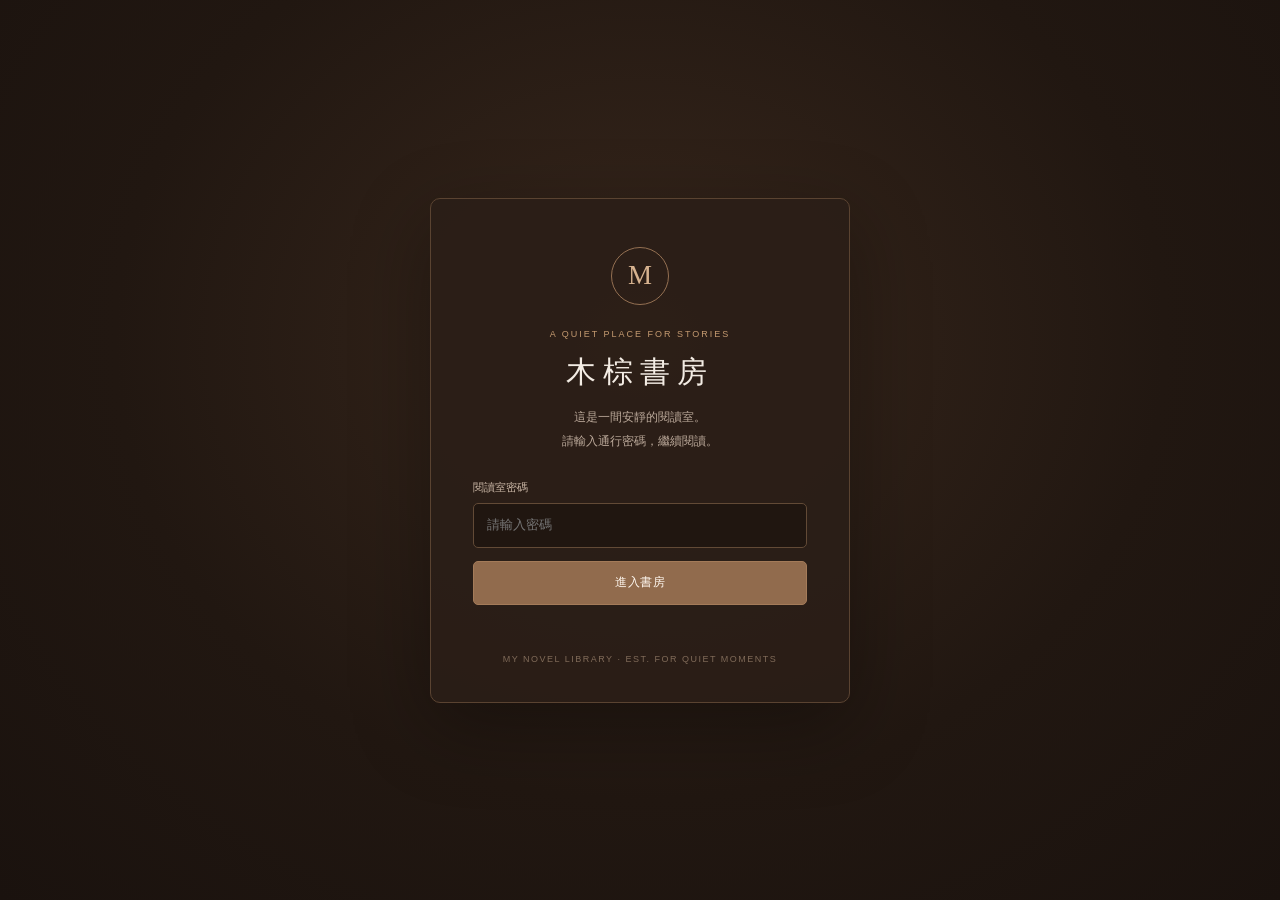
<file: index.html>
<!DOCTYPE html>
<html lang="zh-Hant">
<head>
  <meta charset="UTF-8"><meta name="viewport" content="width=device-width, initial-scale=1.0">
  <meta name="theme-color" content="#211711"><meta name="description" content="木棕書房｜共用 TXT 小說閱讀室">
  <title>木棕書房｜My Novel Library</title><link rel="stylesheet" href="css/style.css">
</head>
<body>
  <section class="login-screen" id="loginScreen">
    <div class="login-card">
      <div class="login-mark">M</div><span class="eyebrow">A QUIET PLACE FOR STORIES</span>
      <h1>木棕書房</h1><p>這是一間安靜的閱讀室。<br>請輸入通行密碼，繼續閱讀。</p>
      <form id="loginForm" class="login-form">
        <label for="passwordInput">閱讀室密碼</label>
        <input id="passwordInput" type="password" placeholder="請輸入密碼" autocomplete="current-password" required>
        <button class="primary-button login-button" type="submit">進入書房</button>
        <div class="login-error" id="loginError" role="alert"></div>
      </form>
      <small>MY NOVEL LIBRARY · EST. FOR QUIET MOMENTS</small>
    </div>
  </section>

  <div id="appRoot" class="hidden">
    <header class="topbar">
      <button class="mobile-menu icon-button" id="mobileMenu" aria-label="開啟或收合藏書目錄" title="藏書目錄">☰</button>
      <a class="brand" href="#" aria-label="回到書庫首頁"><span class="brand-mark">M</span><span><strong>木棕書房</strong><small>MY NOVEL LIBRARY</small></span></a>
      <div class="top-actions"><span class="local-indicator"><i></i> 共用書庫</span><a class="manage-link" href="admin.html">＋ 新增小說</a><button class="icon-button" id="lockBtn" title="離開並鎖定書房" aria-label="鎖定書房">↪</button></div>
    </header>
    <div class="app-shell">
      <aside class="sidebar" id="sidebar">
        <div class="sidebar-heading"><div><span class="eyebrow">SHARED COLLECTION</span><h2>藏書目錄</h2></div><span class="book-count" id="bookCount">0 本</span></div>
        <label class="search-box"><span>⌕</span><input id="searchInput" type="search" placeholder="搜尋小說名稱…" autocomplete="off"></label>
        <div class="filter-row"><button class="filter active" data-filter="all">全部</button><button class="filter" data-filter="recent">最近閱讀</button><button class="filter" data-filter="favorite">我的收藏</button></div>
        <div class="library-list" id="libraryList"><div class="empty-library"><div class="empty-icon">▤</div><p>正在整理書架…</p></div></div>
        <div class="sidebar-bottom"><div class="privacy-note"><span>▣</span><div><strong>大家共用同一份書庫</strong><small>小說由管理者更新；收藏與閱讀進度保存在各自的瀏覽器。</small></div></div><div class="sidebar-footnote">閱讀愉快，請尊重作品著作權。</div></div>
      </aside>
      <main class="main-area">
        <section class="welcome-panel" id="welcomePanel"><div class="welcome-decoration">READ<br>AT YOUR<br>OWN PACE.</div><div class="welcome-content"><span class="eyebrow">A QUIET PLACE FOR STORIES</span><h1>留一盞燈，<br>給正在閱讀的你。</h1><p>挑一本喜歡的故事，<br>在自己的步調裡慢慢讀。</p><small class="welcome-hint">木棕書房 · 共用閱讀室</small></div></section>
        <section class="reader hidden" id="reader">
          <div class="reader-topline"><div class="breadcrumbs"><span>木棕書房</span><b>/</b><span id="breadcrumbTitle">小說</span></div><div class="reader-actions"><button class="icon-button" id="favoriteBtn" title="加入收藏">♡</button></div></div>
          <div class="reader-toolbar" id="readerToolbar" aria-label="閱讀設定面板"><span class="toolbar-caption">閱讀設定</span><div class="toolbar-group"><span>字體</span><button id="fontDown" aria-label="縮小字體">−</button><strong id="fontValue">19 px</strong><button id="fontUp" aria-label="放大字體">＋</button></div><div class="toolbar-group"><span>行距</span><button id="lineDown" aria-label="縮小行距">−</button><strong id="lineValue">2.1</strong><button id="lineUp" aria-label="增加行距">＋</button></div><label class="toolbar-encoding" for="encodingSelect">編碼<select id="encodingSelect" class="encoding-select"><option value="auto">自動辨識</option><option value="utf-8">UTF-8</option><option value="big5">Big5</option><option value="gb18030">GB18030／GBK</option><option value="utf-16le">UTF-16 LE</option><option value="utf-16be">UTF-16 BE</option></select></label><div class="toolbar-themes" aria-label="閱讀主題"><button class="theme-swatch selected" data-theme="coffee" aria-label="深咖啡"></button><button class="theme-swatch" data-theme="black" aria-label="純黑"></button><button class="theme-swatch" data-theme="paper" aria-label="米白"></button></div></div>
          <div class="reader-heading"><span class="eyebrow" id="bookMeta">NOW READING</span><h1 id="readerTitle">小說標題</h1></div>
          <div class="reading-progress"><div id="progressBar"></div></div>
          <section class="bookmark-tools" aria-label="閱讀書籤">
            <div class="bookmark-actions">
              <button class="secondary-button" id="saveBookmarkBtn" type="button">＋ 收藏目前段落</button>
              <button class="secondary-button" id="toggleBookmarksBtn" type="button" aria-expanded="false">▤ 我的書籤 <span id="bookmarkCount">0</span></button>
            </div>
            <div class="bookmark-panel hidden" id="bookmarkPanel">
              <div class="bookmark-panel-heading"><strong>我的書籤</strong><small>點選項目即可跳轉</small></div>
              <div id="bookmarkList" class="bookmark-list"></div>
            </div>
          </section>
          <div class="reader-body"><nav class="chapter-nav" id="chapterNav"><span class="chapter-label">章節導覽</span><div id="chapterList"><small>尚未辨識章節</small></div></nav><article class="novel-content" id="novelContent"></article></div>
          <div class="reader-footer"><span id="progressText">閱讀進度 0%</span><span>木棕書房 · 慢慢讀</span></div>
        </section>
      </main>
    </div>
    <button class="settings-fab" id="settingsToggle" type="button" aria-label="開啟閱讀設定" aria-expanded="false" title="閱讀設定">Aa</button>
  </div>
  <div class="page-jump-controls" id="pageJumpControls" aria-label="頁面快速跳轉"><button id="backToTop" title="前往最上方" aria-label="前往最上方">↑</button><button id="backToBottom" title="前往最末端" aria-label="前往最末端">↓</button></div>
  <div class="toast" id="toast" role="status"></div>
  <script src="js/config.js"></script><script src="js/app.js"></script>
</body></html>
</file>
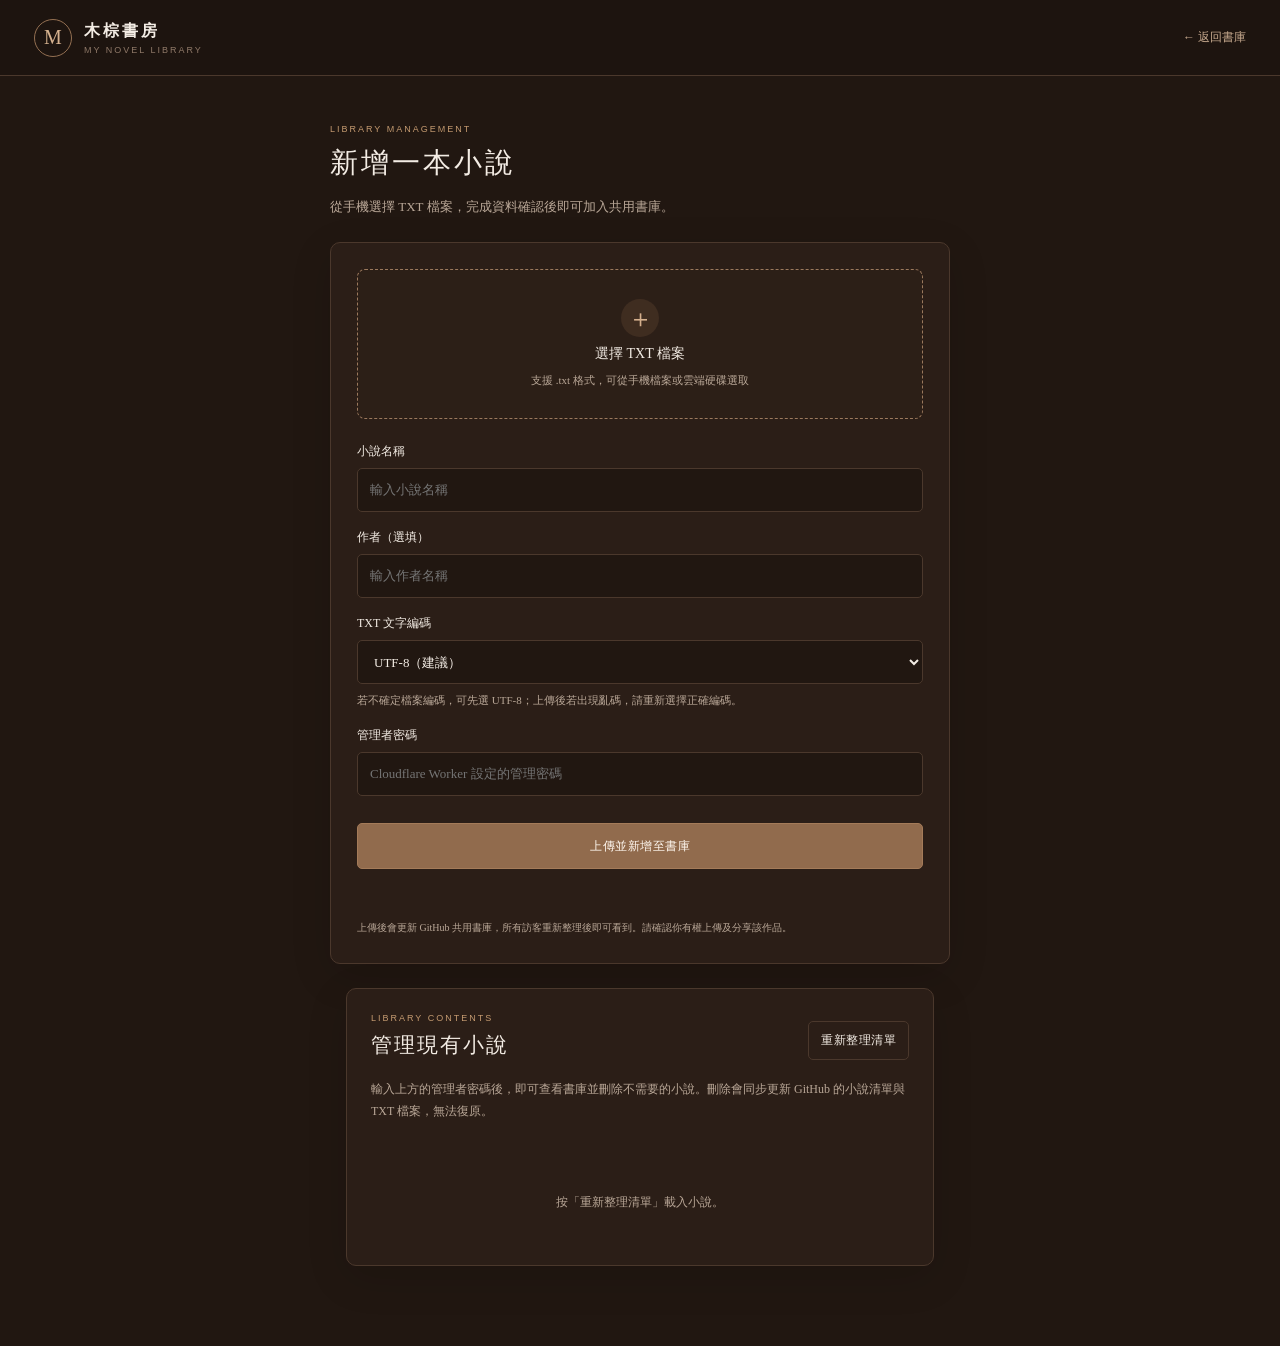
<file: admin.html>
<!DOCTYPE html>
<html lang="zh-Hant">
<head>
  <meta charset="UTF-8"><meta name="viewport" content="width=device-width, initial-scale=1.0"><meta name="theme-color" content="#211711">
  <title>新增小說｜木棕書房</title><link rel="stylesheet" href="css/style.css"><link rel="stylesheet" href="css/admin.css">
</head>
<body class="admin-page">
  <header class="topbar admin-topbar"><a class="brand" href="index.html"><span class="brand-mark">M</span><span><strong>木棕書房</strong><small>MY NOVEL LIBRARY</small></span></a><a class="admin-back" href="index.html">← 返回書庫</a></header>
  <main class="admin-main">
    <div class="admin-intro"><span class="eyebrow">LIBRARY MANAGEMENT</span><h1>新增一本小說</h1><p>從手機選擇 TXT 檔案，完成資料確認後即可加入共用書庫。</p></div>
    <form class="upload-card" id="uploadForm">
      <label class="upload-drop" for="novelFile"><span class="upload-symbol">＋</span><strong id="filePrompt">選擇 TXT 檔案</strong><small id="fileMeta">支援 .txt 格式，可從手機檔案或雲端硬碟選取</small><input id="novelFile" type="file" accept=".txt,text/plain" required></label>
      <div class="admin-field"><label for="novelTitle">小說名稱</label><input id="novelTitle" maxlength="160" placeholder="輸入小說名稱" required></div>
      <div class="admin-field"><label for="novelAuthor">作者（選填）</label><input id="novelAuthor" maxlength="100" placeholder="輸入作者名稱"></div>
      <div class="admin-field"><label for="fileEncoding">TXT 文字編碼</label><select id="fileEncoding"><option value="utf-8">UTF-8（建議）</option><option value="gb18030">簡體中文常見編碼（GBK／GB18030）</option><option value="big5">繁體中文（Big5）</option><option value="utf-16le">UTF-16 LE</option><option value="utf-16be">UTF-16 BE</option></select><small>若不確定檔案編碼，可先選 UTF-8；上傳後若出現亂碼，請重新選擇正確編碼。</small></div>
      <div class="admin-field"><label for="adminPassword">管理者密碼</label><input id="adminPassword" type="password" autocomplete="current-password" placeholder="Cloudflare Worker 設定的管理密碼" required></div>
      <div class="upload-progress hidden" id="uploadProgress"><div class="progress-track"><span id="progressFill"></span></div><small id="progressLabel">準備上傳…</small></div>
      <button class="primary-button upload-submit" id="uploadButton" type="submit">上傳並新增至書庫</button>
      <p class="upload-message" id="uploadMessage" role="status"></p>
      <p class="admin-footnote">上傳後會更新 GitHub 共用書庫，所有訪客重新整理後即可看到。請確認你有權上傳及分享該作品。</p>
    </form>

    <section class="library-card" aria-labelledby="libraryHeading">
      <div class="library-heading">
        <div><span class="eyebrow">LIBRARY CONTENTS</span><h2 id="libraryHeading">管理現有小說</h2></div>
        <button class="secondary-button" id="refreshBooks" type="button">重新整理清單</button>
      </div>
      <p class="library-hint">輸入上方的管理者密碼後，即可查看書庫並刪除不需要的小說。刪除會同步更新 GitHub 的小說清單與 TXT 檔案，無法復原。</p>
      <p class="library-message" id="libraryMessage" role="status"></p>
      <div class="book-list" id="bookList"><p class="empty-books">按「重新整理清單」載入小說。</p></div>
    </section>
  </main>
  <script src="js/upload-config.js"></script><script src="js/upload.js"></script>
</body></html>
</file>
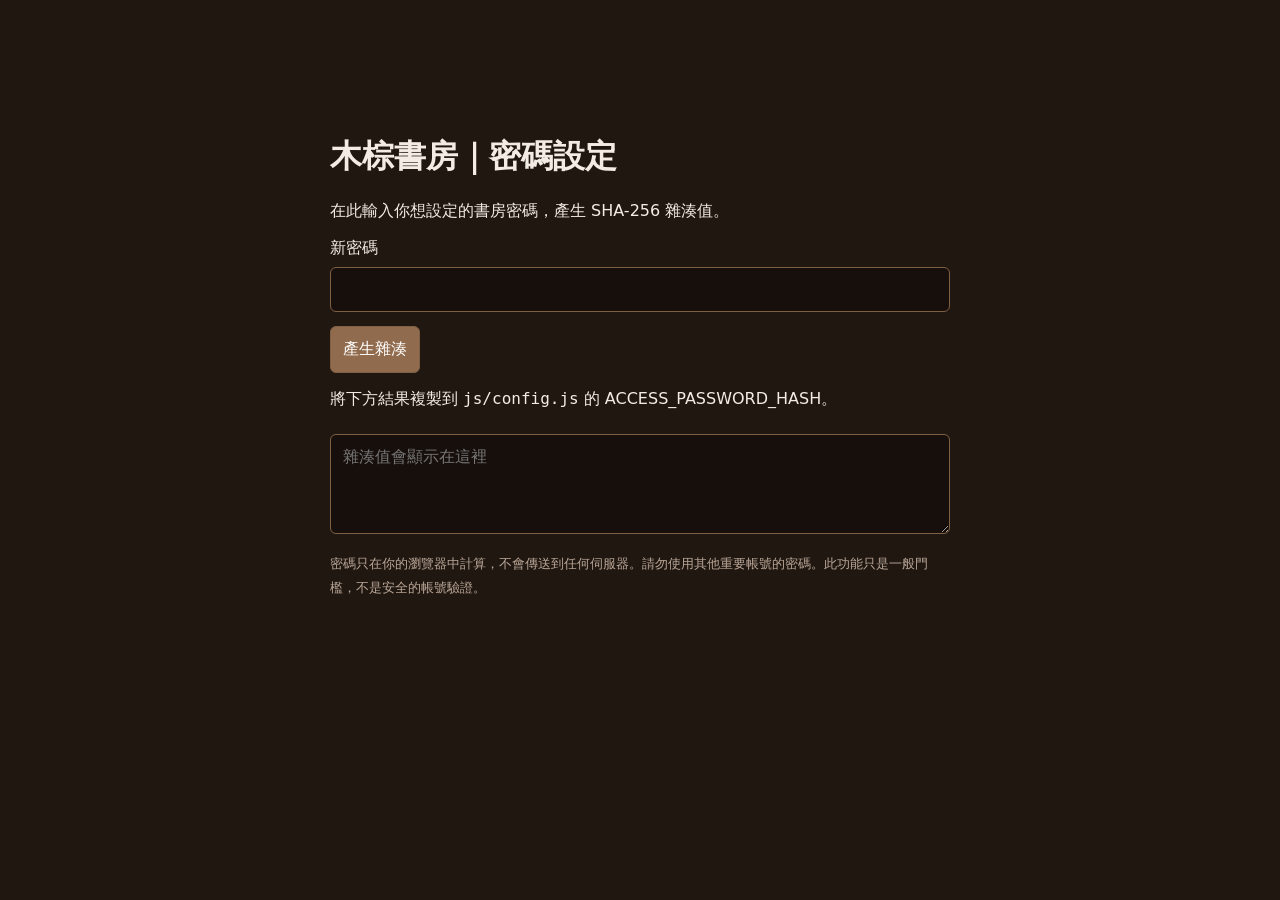
<file: tools/password-generator.html>
<!doctype html><html lang="zh-Hant"><meta charset="utf-8"><meta name="viewport" content="width=device-width,initial-scale=1"><title>木棕書房密碼雜湊產生器</title><style>body{font:16px system-ui;background:#211711;color:#f3ece4;max-width:620px;margin:10vh auto;padding:24px}input,button,textarea{font:inherit;padding:12px;border-radius:6px;border:1px solid #806044}input,textarea{width:100%;box-sizing:border-box;background:#170f0b;color:white;margin:8px 0 14px}button{background:#916b4d;color:white;cursor:pointer}textarea{min-height:100px;word-break:break-all}small{color:#b9a797;line-height:1.8}</style><h1>木棕書房｜密碼設定</h1><p>在此輸入你想設定的書房密碼，產生 SHA-256 雜湊值。</p><label>新密碼</label><input id="pw" type="password" autocomplete="new-password"><button id="go">產生雜湊</button><p>將下方結果複製到 <code>js/config.js</code> 的 ACCESS_PASSWORD_HASH。</p><textarea id="out" readonly placeholder="雜湊值會顯示在這裡"></textarea><small>密碼只在你的瀏覽器中計算，不會傳送到任何伺服器。請勿使用其他重要帳號的密碼。此功能只是一般門檻，不是安全的帳號驗證。</small><script>document.getElementById('go').onclick=async()=>{const p=document.getElementById('pw').value;if(!p){alert('請先輸入密碼');return;}const d=await crypto.subtle.digest('SHA-256',new TextEncoder().encode(p));document.getElementById('out').value=Array.from(new Uint8Array(d)).map(x=>x.toString(16).padStart(2,'0')).join('');};</script></html>
</file>
<file: css/style.css>
:root{--bg:#211711;--panel:#2b1e17;--panel2:#34251c;--line:#4b382c;--text:#f3ece4;--muted:#b9a797;--soft:#8f7968;--accent:#c49a70;--accent2:#8d6548;--reader-font:19px;--reader-line:2.1}
*{box-sizing:border-box}body{margin:0;background:var(--bg);color:var(--text);font-family:"Noto Serif TC","Microsoft JhengHei",serif;min-height:100vh}
button,input{font:inherit}button{cursor:pointer;color:inherit}.topbar{height:76px;border-bottom:1px solid var(--line);display:flex;align-items:center;justify-content:space-between;padding:0 34px;background:#1d140f;position:sticky;top:0;z-index:5}
.brand{display:flex;align-items:center;gap:12px;color:var(--text);text-decoration:none}.brand-mark{width:38px;height:38px;border:1px solid #947052;border-radius:50%;display:grid;place-items:center;color:#d6b28f;font-size:20px}.brand strong{display:block;font-size:16px;letter-spacing:3px;font-weight:600}.brand small{display:block;color:var(--soft);font:9px Arial;letter-spacing:2px;margin-top:3px}
.top-actions{display:flex;align-items:center;gap:9px}.local-indicator{font:11px sans-serif;color:#b9a797;margin-right:12px}.local-indicator i{display:inline-block;width:6px;height:6px;border-radius:50%;background:#8da17c;margin-right:7px}
.icon-button{border:1px solid transparent;background:transparent;color:#d4c3b5;border-radius:7px;min-width:36px;height:36px;font:18px sans-serif}.icon-button:hover{background:#3b2a20;border-color:#5b4433}
.app-shell{display:flex;min-height:calc(100vh - 76px)}.sidebar{width:310px;flex:0 0 310px;background:var(--panel);border-right:1px solid var(--line);padding:28px 22px 18px;display:flex;flex-direction:column;min-height:calc(100vh - 76px)}
.sidebar-heading{display:flex;align-items:end;justify-content:space-between;margin-bottom:22px}.eyebrow{font:9px Arial,sans-serif;letter-spacing:2px;color:var(--accent);display:block}.sidebar h2{font-size:22px;font-weight:500;letter-spacing:2px;margin:7px 0 0}.book-count{font:11px sans-serif;color:var(--muted)}
.search-box{height:40px;border:1px solid #574333;background:#241913;border-radius:6px;display:flex;align-items:center;padding:0 11px;gap:8px;color:var(--muted)}.search-box span{font-size:21px}.search-box input{background:none;border:0;outline:0;color:var(--text);width:100%;font-size:12px}.search-box input::placeholder{color:#8f7b6b}
.sidebar-tools{display:flex;gap:7px;margin:13px 0 18px}.primary-button,.secondary-button{border-radius:5px;padding:10px 12px;font-size:12px;letter-spacing:.5px}.primary-button{background:#916b4d;border:1px solid #a47b59;color:#fff8f0}.primary-button:hover{background:#a17a59}.secondary-button{background:transparent;border:1px solid #72563f;color:#d7c5b5}.secondary-button:hover{background:#443126}.sidebar-tools .primary-button{flex:1}.sidebar-tools .secondary-button{white-space:nowrap}
.filter-row{display:flex;gap:6px;border-bottom:1px solid var(--line);padding-bottom:12px}.filter{border:0;background:transparent;color:#a99482;padding:6px 9px;border-radius:4px;font-size:11px}.filter.active,.filter:hover{background:#4a3527;color:#f3e7da}
.library-list{padding-top:10px;flex:1;overflow:auto}.book-item{display:flex;align-items:center;gap:10px;padding:11px 9px;border-radius:5px;cursor:pointer;margin-bottom:3px;border:1px solid transparent}.book-item:hover{background:#3b2a20}.book-item.active{background:#493426;border-color:#604832}.book-cover{width:30px;height:38px;flex:0 0 30px;background:linear-gradient(145deg,#8c674a,#4e3425);border:1px solid #a17b5c;border-radius:2px;display:grid;place-items:center;color:#e8d3bd;font-size:12px}.book-info{min-width:0;flex:1}.book-title{font-size:12px;color:#e8ded4;white-space:nowrap;overflow:hidden;text-overflow:ellipsis}.book-sub{font:10px sans-serif;color:#9c8878;margin-top:4px}.book-fav{color:#d3a87c;font-size:13px}
.empty-library{text-align:center;padding:35px 8px;color:#ad9988}.empty-icon{font-size:28px;color:#86694f}.empty-library p{font-size:13px;margin:10px 0 5px}.empty-library small{font-size:10px}
.sidebar-bottom{border-top:1px solid var(--line);padding-top:15px}.privacy-note{display:flex;gap:9px;color:#b6a18f}.privacy-note>span{font-size:17px;color:#a58a6d}.privacy-note strong{font-size:10px;font-weight:500;display:block}.privacy-note small{font:10px/1.6 sans-serif;color:#8e7b6d;display:block;margin-top:4px}.text-button{background:none;border:0;color:#b99a7c;font-size:11px;padding:8px 0}.text-button:hover{color:#f0d7bd}.sidebar-bottom>.text-button{margin-top:9px;color:#8e7868}
.main-area{flex:1;min-width:0;background:radial-gradient(ellipse at 50% 20%,#302118 0%,#211711 65%)}
.welcome-panel{min-height:calc(100vh - 76px);display:grid;place-items:center;position:relative;overflow:hidden;padding:55px 25px}.welcome-content{position:relative;z-index:1;text-align:center;max-width:520px}.welcome-content h1{font-size:39px;line-height:1.65;font-weight:500;letter-spacing:5px;margin:20px 0}.welcome-content p{color:#bba99a;font-size:13px;line-height:2.1}.welcome-actions{display:flex;justify-content:center;gap:9px;margin-top:28px}.large{padding:13px 20px}.welcome-hint{display:block;color:#7f6b5c;font-size:10px;margin-top:18px}.welcome-decoration{position:absolute;right:7%;bottom:8%;font:700 clamp(45px,8vw,110px)/.88 Arial,sans-serif;color:rgba(201,166,130,.045);letter-spacing:-5px;transform:rotate(-8deg);pointer-events:none}
.reader{max-width:1200px;margin:0 auto;padding:30px 6% 55px}.hidden{display:none!important}.reader-topline{display:flex;justify-content:space-between;align-items:center;border-bottom:1px solid #49372b;padding-bottom:15px}.breadcrumbs{font-size:11px;color:#9f8a79}.breadcrumbs b{margin:0 9px;color:#67503d}.breadcrumbs span:last-child{color:#d6c3b2}.reader-actions{display:flex;gap:5px}.reader-heading{text-align:center;padding:44px 0 30px}.reader-heading h1{font-size:30px;font-weight:500;letter-spacing:3px;margin:12px 0}.reader-heading p{font-size:11px;color:#9f8b7a}.reading-progress{height:2px;background:#49372b;max-width:780px;margin:0 auto 25px}.reading-progress div{height:100%;width:0;background:#bd946d;transition:width .2s}
.reader-body{display:grid;grid-template-columns:160px minmax(0,720px);justify-content:center;gap:48px}.chapter-nav{position:sticky;top:105px;align-self:start;max-height:65vh;overflow:auto}.chapter-label{font-size:10px;color:#b99a7c;letter-spacing:1px;display:block;margin-bottom:12px}.chapter-link{display:block;width:100%;text-align:left;padding:7px 8px;border:0;border-left:1px solid #5a4433;background:none;color:#a99483;font-size:10px;line-height:1.5}.chapter-link:hover{color:#f2dfcc;border-left-color:#c59a71}.chapter-nav small{color:#806e60;font-size:10px}
.novel-content{font-size:var(--reader-font);line-height:var(--reader-line);letter-spacing:.35px;color:#eee5dc;white-space:pre-wrap;overflow-wrap:anywhere;word-break:normal;padding:0 4px 70px}.novel-content .chapter-heading{color:#d8b894;font-size:1.12em;display:block;margin:2.4em 0 1.2em;font-weight:600;scroll-margin-top:100px}.novel-content p{margin:0 0 1.25em}.reader-footer{max-width:780px;margin:0 auto;border-top:1px solid #49372b;display:flex;justify-content:space-between;align-items:center;color:#947f6e;font:10px sans-serif;padding-top:14px}
.settings-popover{position:fixed;right:28px;top:68px;width:245px;background:#34251c;border:1px solid #6a503b;box-shadow:0 12px 35px #0008;border-radius:8px;padding:16px;z-index:10}.popover-title{font-size:13px;display:flex;justify-content:space-between;margin-bottom:16px}.close-button{background:none;border:0;color:#cbb7a5;font-size:20px}.settings-popover label{display:block;color:#c8b5a4;font-size:11px;margin:15px 0}.setting-control{display:flex;align-items:center;justify-content:space-between;margin-top:9px}.setting-control button{background:#4b3527;border:1px solid #6a503b;border-radius:4px;width:30px;height:27px}.setting-control span{font:11px sans-serif;color:#e8d8c8}.theme-options{display:flex;gap:10px;margin-top:10px}.theme-swatch{width:30px;height:30px;border-radius:50%;border:2px solid transparent}.theme-swatch.selected{outline:1px solid #d2b18e;outline-offset:3px}.theme-swatch[data-theme=coffee]{background:#211711}.theme-swatch[data-theme=black]{background:#050505}.theme-swatch[data-theme=paper]{background:#e9dfcf}
.toast{position:fixed;bottom:25px;left:50%;transform:translate(-50%,15px);background:#493426;border:1px solid #806044;color:#f4e8dc;padding:10px 17px;border-radius:6px;font-size:11px;opacity:0;pointer-events:none;transition:.25s;z-index:20}.toast.show{opacity:1;transform:translate(-50%,0)}
.mobile-menu{display:none}
body.theme-black{--bg:#101010;--panel:#181818;--panel2:#222;--line:#383838}.theme-black .main-area{background:#101010}.theme-black .novel-content{color:#eee}.theme-black .sidebar{background:#181818}
body.theme-paper{--bg:#e9dfcf;--panel:#e1d4c2;--panel2:#d8c9b6;--line:#c4b39e;--text:#3b2b20;--muted:#766453}.theme-paper .topbar{background:#e1d4c2}.theme-paper .brand,.theme-paper .icon-button{color:#4b382b}.theme-paper .main-area{background:#e9dfcf}.theme-paper .reader-heading h1,.theme-paper .novel-content{color:#3b2b20}.theme-paper .breadcrumbs,.theme-paper .reader-heading p{color:#776554}.theme-paper .sidebar{background:#e1d4c2}.theme-paper .book-title{color:#49372b}.theme-paper .search-box{background:#eee5d8}.theme-paper .search-box input{color:#3b2b20}
@media(max-width:800px){.sidebar{width:270px;flex-basis:270px}.reader-body{grid-template-columns:125px minmax(0,1fr);gap:25px}.reader{padding-left:4%;padding-right:4%}}
@media(max-width:620px){.topbar{height:64px;padding:0 14px}.mobile-menu{display:block;margin-right:8px}.brand{margin-right:auto}.local-indicator{font-size:0;margin-right:0}.local-indicator i{width:7px;height:7px}.app-shell{min-height:calc(100vh - 64px)}.sidebar{position:fixed;z-index:8;top:64px;bottom:0;left:0;width:min(86vw,320px);transform:translateX(-105%);transition:transform .25s;box-shadow:12px 0 30px #0006}.sidebar.open{transform:translateX(0)}.welcome-panel{min-height:calc(100vh - 64px)}.welcome-content h1{font-size:30px}.welcome-actions{flex-direction:column;align-items:stretch}.reader{padding:20px 18px 40px}.reader-heading{padding:30px 0 20px}.reader-heading h1{font-size:24px}.reader-body{display:block}.chapter-nav{position:static;max-height:none;margin-bottom:25px;border:1px solid #4b382c;border-radius:6px;padding:12px}.chapter-nav #chapterList{display:flex;overflow:auto;gap:5px}.chapter-link{white-space:nowrap;border-left:0;border-bottom:1px solid #5a4433;width:auto}.novel-content{padding:0 1px 50px}.reader-footer{margin-top:15px}.settings-popover{right:12px;top:60px}.sidebar-bottom{padding-bottom:12px}}

/* Password entrance */
.login-screen{min-height:100vh;display:grid;place-items:center;padding:28px;background:radial-gradient(ellipse at 50% 38%,#38271c 0%,#211711 58%,#1a120e 100%)}
.login-card{width:min(100%,420px);padding:48px 42px 38px;text-align:center;background:rgba(43,30,23,.88);border:1px solid #5a4331;border-radius:10px;box-shadow:0 24px 80px #0005}
.login-mark{width:58px;height:58px;border:1px solid #947052;border-radius:50%;display:grid;place-items:center;margin:0 auto 24px;color:#d6b28f;font-size:27px}
.login-card h1{font-size:30px;font-weight:500;letter-spacing:7px;margin:13px 0 12px}.login-card p{font-size:12px;line-height:2;color:#bba99a;margin:0 0 27px}.login-form{text-align:left}.login-form label{display:block;color:#c8b5a4;font-size:11px;margin-bottom:8px}.login-form input{width:100%;height:45px;padding:0 13px;background:#201610;border:1px solid #624a36;border-radius:5px;color:#f3ece4;outline:none;font-size:13px}.login-form input:focus{border-color:#c49a70;box-shadow:0 0 0 2px #c49a7022}.login-button{width:100%;margin-top:13px;height:44px}.login-error{min-height:20px;margin-top:9px;color:#e0a08e;font-size:11px;text-align:center}.login-card>small{display:block;margin-top:20px;color:#806b59;font:9px Arial;letter-spacing:1.5px}.sidebar-footnote{font:10px/1.6 sans-serif;color:#806e60;margin-top:12px}.top-actions{gap:12px}.is-favorite{color:#e1ae83!important}.theme-paper .login-card{background:#e1d4c2;border-color:#b9a58d}.theme-paper .login-card h1,.theme-paper .login-form label{color:#49372b}.theme-paper .login-card p{color:#766453}.theme-paper .login-form input{background:#eee5d8;color:#3b2b20;border-color:#c4b39e}
@media(max-width:620px){.login-card{padding:38px 25px 30px}.login-card h1{font-size:27px}.sidebar-footnote{padding-bottom:10px}}

.encoding-select{display:block;width:100%;margin-top:8px;padding:8px 9px;background:#211711;color:#eadccd;border:1px solid #6a503b;border-radius:5px;font:12px sans-serif;outline:none}
.encoding-select:focus{border-color:#c49b70}
.encoding-help{display:block;margin-top:7px;color:#a9927e;font-size:10px;line-height:1.6}

/* Reading comfort updates: persistent controls, collapsible library, responsive layout */
.mobile-menu{display:inline-grid;place-items:center;margin-right:12px}
.reader{max-width:1200px}
.reader-toolbar{position:sticky;top:76px;z-index:4;display:flex;align-items:center;justify-content:center;gap:14px;flex-wrap:wrap;margin:12px auto 0;padding:10px 14px;background:rgba(43,30,23,.96);border:1px solid #5b4433;border-radius:8px;box-shadow:0 8px 22px #0003;backdrop-filter:blur(10px)}
.toolbar-caption{font-size:11px;color:#d1b18f;letter-spacing:1px}
.toolbar-group{display:flex;align-items:center;gap:7px;color:#bda995;font-size:11px}
.toolbar-group button{width:27px;height:26px;border:1px solid #6a503b;border-radius:4px;background:#4b3527;color:#f1e5d8}
.toolbar-group strong{min-width:38px;text-align:center;color:#eee0d0;font:11px sans-serif}
.toolbar-encoding{display:flex;align-items:center;gap:7px;color:#bda995;font-size:11px}
.reader-toolbar .encoding-select{width:auto;min-width:130px;margin:0;padding:6px 8px}
.toolbar-themes{display:flex;align-items:center;gap:9px;padding-left:5px}
.toolbar-themes .theme-swatch{width:21px;height:21px}
.page-jump-controls{position:fixed;right:22px;bottom:26px;z-index:9;display:flex;flex-direction:column;gap:8px}
.page-jump-controls button{width:42px;height:42px;border:1px solid #8b6a4d;border-radius:50%;background:rgba(52,37,28,.94);color:#f2dfcc;font-size:21px;box-shadow:0 4px 14px #0005;backdrop-filter:blur(8px)}
.page-jump-controls button:hover{background:#765337}
/* 右側四個快速操作按鍵統一尺寸與對齊 */
.page-jump-controls > button {
  box-sizing: border-box !important;
  width: 42px !important;
  height: 42px !important;
  min-width: 42px !important;
  min-height: 42px !important;
  padding: 0 !important;
  margin: 0 !important;

  display: flex !important;
  align-items: center !important;
  justify-content: center !important;

  border-radius: 50% !important;
  font-size: 21px !important;
  line-height: 1 !important;
  text-align: center !important;
  flex-shrink: 0;
}

/* 避免符號本身造成視覺偏移 */
.page-jump-controls > button#saveBookmarkBtn,
.page-jump-controls > button#toggleBookmarksBtn {
  font-family: Arial, sans-serif;
  font-weight: 400;
  line-height: 1 !important;
}
.chapter-nav.is-hidden{display:none!important}
.reader-body.no-chapters{grid-template-columns:minmax(0,780px);gap:0}
.reader-body.no-chapters .novel-content{width:100%}
.novel-content p{content-visibility:auto;contain-intrinsic-size:auto 3em}
#appRoot.sidebar-collapsed .sidebar{display:none}
#appRoot.sidebar-collapsed .main-area{width:100%}
#appRoot.sidebar-collapsed .reader{max-width:1040px}
#appRoot.sidebar-collapsed .reader-body{grid-template-columns:minmax(0,780px);gap:0}
#appRoot.sidebar-collapsed .chapter-nav{display:none}
.theme-black .reader-toolbar{background:rgba(24,24,24,.97);border-color:#444}
.theme-paper .reader-toolbar{background:rgba(225,212,194,.97);border-color:#c4b39e}
.theme-paper .toolbar-group,.theme-paper .toolbar-encoding,.theme-paper .toolbar-caption{color:#594332}
.theme-paper .toolbar-group strong{color:#3b2b20}
.theme-paper .toolbar-group button{background:#d2c0aa;color:#3b2b20;border-color:#b49e83}
.theme-paper .reader-toolbar .encoding-select{background:#eee5d8;color:#3b2b20;border-color:#c4b39e}
.theme-paper .page-jump-controls button{background:rgba(225,212,194,.96);color:#49372b;border-color:#b49e83}
@media(max-width:800px){.reader-toolbar{top:64px;gap:9px;padding:9px}.toolbar-caption{display:none}.reader{max-width:100%}}
@media(max-width:620px){
  .topbar{position:sticky;top:0;z-index:10}
  .mobile-menu{display:inline-grid;flex:0 0 36px}
  .app-shell{display:block}
  .sidebar{top:64px;z-index:12;width:min(86vw,330px);height:calc(100dvh - 64px);min-height:0;overflow:hidden}
  .sidebar.open{transform:translateX(0)}
  .main-area{width:100%;min-height:calc(100dvh - 64px)}
  .reader{padding:14px 14px 35px}
  .reader-toolbar{position:sticky;top:64px;justify-content:space-between;gap:8px;margin:8px 0 0;padding:8px;background:rgba(43,30,23,.98)}
  .toolbar-group{gap:5px;font-size:10px}
  .toolbar-group button{width:26px;height:27px}
  .toolbar-group strong{min-width:34px;font-size:10px}
  .toolbar-encoding{flex:1 1 100%;justify-content:space-between}
  .reader-toolbar .encoding-select{flex:1;max-width:70%;min-width:0}
  .toolbar-themes{gap:10px}
  .toolbar-themes .theme-swatch{width:19px;height:19px}
  .reader-heading{padding:24px 0 18px}
  .reader-heading h1{font-size:22px;line-height:1.6;letter-spacing:1px;overflow-wrap:anywhere}
  .reader-body{display:block}
  .chapter-nav{margin-bottom:18px;padding:10px}
  .novel-content{font-size:var(--reader-font);line-height:var(--reader-line);letter-spacing:.15px;padding:0 0 60px}
  .page-jump-controls{right:12px;bottom:16px;gap:7px}
  .page-jump-controls button{width:38px;height:38px;font-size:19px}
  .reader-footer{font-size:9px}
  #appRoot.sidebar-collapsed .reader-body{display:block}
}
@media(prefers-reduced-motion:reduce){*,*::before,*::after{scroll-behavior:auto!important;transition:none!important}}

#appRoot.hidden ~ .page-jump-controls{display:none}


/* V3 refinements: floating reader settings and persistent library header */
@media (min-width:621px){
  .sidebar{position:sticky;top:76px;height:calc(100vh - 76px);min-height:0;align-self:flex-start;overflow:hidden}
  .sidebar-heading,.sidebar>.search-box,.sidebar>.filter-row{flex:0 0 auto}
  .library-list{min-height:0}
}
.reader-toolbar{position:fixed;top:50%;right:78px;transform:translateY(-50%);width:min(330px,calc(100vw - 110px));max-height:min(78vh,680px);overflow:auto;display:none;flex-direction:column;align-items:stretch;justify-content:flex-start;gap:14px;margin:0;padding:17px;background:rgba(43,30,23,.98);z-index:14}
.reader-toolbar.open{display:flex}
.reader-toolbar .toolbar-group{justify-content:space-between}
.reader-toolbar .toolbar-encoding{justify-content:space-between;flex-wrap:wrap}
.reader-toolbar .encoding-select{flex:1;min-width:0}
.reader-toolbar .toolbar-themes{justify-content:flex-start;padding:0}
.settings-fab{position:fixed;right:22px;top:50%;transform:translateY(-50%);z-index:15;width:46px;height:46px;border-radius:50%;border:1px solid #a17b5c;background:rgba(52,37,28,.97);color:#f2dfcc;font:600 15px Georgia,serif;letter-spacing:-1px;box-shadow:0 4px 16px #0006;backdrop-filter:blur(8px)}
.settings-fab:hover,.settings-fab[aria-expanded="true"]{background:#765337}
.theme-paper .settings-fab{background:rgba(225,212,194,.98);color:#49372b;border-color:#b49e83}
#appRoot.sidebar-collapsed .sidebar{display:none}
@media(max-width:620px){
  .sidebar{position:fixed;display:flex;top:64px;left:0;bottom:0;height:calc(100dvh - 64px);min-height:0;overflow:hidden}
  #appRoot.sidebar-collapsed .sidebar{display:flex!important;transform:translateX(-105%)}
  #appRoot.sidebar-collapsed .sidebar.open{transform:translateX(0)}
  .sidebar-heading{position:sticky;top:0;z-index:2;background:var(--panel);padding:0 0 12px;margin:0 0 12px}
  .sidebar>.search-box{position:sticky;top:55px;z-index:2;background:var(--panel);padding-bottom:10px}
  .sidebar>.filter-row{position:sticky;top:105px;z-index:2;background:var(--panel);padding:0 0 12px}
  .library-list{min-height:0;overflow-y:auto;overscroll-behavior:contain}
  .reader-toolbar{top:50%;right:64px;width:min(300px,calc(100vw - 82px));max-height:72dvh;transform:translateY(-50%);gap:12px;padding:14px}
  .settings-fab{right:12px;width:42px;height:42px}
  .reader-toolbar .toolbar-caption{display:block}
  .reader-toolbar .toolbar-encoding{flex:0 0 auto}
  .reader-toolbar .encoding-select{max-width:62%}
  .page-jump-controls{right:12px;bottom:14px}
}

/* V5: translucent floating controls for clearer reading visibility */
.settings-fab,
.page-jump-controls button{
  background:rgba(52,37,28,.48);
  border-color:rgba(193,157,120,.58);
  box-shadow:0 3px 12px rgba(0,0,0,.22);
  backdrop-filter:blur(5px);
  -webkit-backdrop-filter:blur(5px);
}
.settings-fab:hover,.settings-fab[aria-expanded="true"],
.page-jump-controls button:hover{
  background:rgba(118,83,55,.78);
}
.theme-paper .settings-fab,
.theme-paper .page-jump-controls button{
  background:rgba(225,212,194,.58);
  border-color:rgba(180,158,131,.72);
}

/* V6: reduce the default floating-control background opacity to 10% */
.settings-fab,
.page-jump-controls button{
  background:rgba(52,37,28,.10);
}
.theme-paper .settings-fab,
.theme-paper .page-jump-controls button{
  background:rgba(225,212,194,.10);
}

/* Mobile-friendly library management entry */
.manage-link{display:inline-flex;align-items:center;justify-content:center;padding:8px 11px;border:1px solid #806147;border-radius:6px;color:#d9b895;text-decoration:none;font-size:11px;white-space:nowrap;transition:.2s}
.manage-link:hover{background:#765337;color:#fff}
@media(max-width:620px){.top-actions{gap:6px}.local-indicator{display:none}.manage-link{font-size:10px;padding:7px 9px}}


/* 閱讀書籤 */
.bookmark-tools{max-width:900px;margin:0 auto;padding:0 34px 18px}
.bookmark-actions{display:flex;gap:9px;flex-wrap:wrap}
.bookmark-actions .secondary-button{font-size:12px}
.bookmark-panel{margin-top:12px;padding:15px 16px;background:var(--panel);border:1px solid var(--line);border-radius:7px}
.bookmark-panel-heading{display:flex;align-items:center;justify-content:space-between;margin-bottom:10px}
.bookmark-panel-heading strong{font-size:13px;font-weight:500}
.bookmark-panel-heading small,.bookmark-item small{font:10px sans-serif;color:var(--muted)}
.bookmark-list{display:grid;gap:7px}
.bookmark-empty{font-size:12px;color:var(--muted);margin:8px 0}
.bookmark-item{display:flex;align-items:center;gap:8px;padding:9px 10px;background:var(--panel2);border:1px solid var(--line);border-radius:5px}
.bookmark-item-info{display:flex;flex:1;min-width:0;flex-direction:column;gap:4px}
.bookmark-item-info strong{font-size:12px;font-weight:500;overflow-wrap:anywhere}
.bookmark-jump,.bookmark-remove{border:1px solid var(--line);background:transparent;border-radius:4px;padding:6px 9px;font-size:11px;white-space:nowrap}
.bookmark-jump{color:var(--accent)}
.bookmark-remove{color:var(--muted)}
.bookmark-jump:hover,.bookmark-remove:hover{background:var(--panel)}
@media(max-width:620px){
  .bookmark-tools{padding:0 18px 16px}
  .bookmark-actions{display:grid;grid-template-columns:1fr 1fr}
  .bookmark-actions .secondary-button{padding:10px 7px;font-size:11px}
  .bookmark-item{gap:5px;padding:8px 7px}
  .bookmark-jump,.bookmark-remove{padding:6px 7px}
}

/* 右側快速操作按鍵 */
.page-jump-controls #saveBookmarkBtn,
.page-jump-controls #toggleBookmarksBtn{
  width:42px;
  height:42px;
  min-width:42px;
  padding:0;
  display:flex;
  align-items:center;
  justify-content:center;
  font-size:22px;
  cursor:pointer;
}

/* 右側展開的書籤面板 */
.page-jump-controls #bookmarkPanel{
  position:absolute;
  right:54px;
  bottom:0;
  width:min(340px, calc(100vw - 100px));
  max-height:min(65vh, 560px);
  overflow-y:auto;
  margin:0;
  z-index:10;
  box-shadow:0 8px 28px #0005;
}

/* 書籤面板內的操作按鍵 */
.page-jump-controls #bookmarkPanel button{
  width:auto;
  height:auto;
  min-width:0;
  border-radius:5px;
  font-size:12px;
  padding:6px 10px;
}

/* 手機版調整 */
@media(max-width:620px){
  .page-jump-controls{
    right:12px;
    bottom:18px;
  }

  .page-jump-controls #bookmarkPanel{
    right:50px;
    width:min(300px, calc(100vw - 75px));
  }
}
</file>
<file: css/admin.css>
.admin-page{min-height:100vh;background:var(--bg);color:var(--text)}.admin-topbar{justify-content:space-between}.admin-back{color:#c6a98e;text-decoration:none;font-size:12px}.admin-main{width:min(620px,calc(100% - 32px));margin:48px auto 80px}.admin-intro{margin-bottom:24px}.admin-intro h1{font-size:28px;font-weight:500;letter-spacing:3px;margin:10px 0}.admin-intro p{color:var(--muted);font-size:13px;line-height:1.8}.upload-card{padding:26px;background:var(--panel);border:1px solid var(--line);border-radius:10px;box-shadow:0 12px 40px #0002}.upload-drop{display:flex;min-height:150px;align-items:center;justify-content:center;flex-direction:column;gap:8px;border:1px dashed #9b795d;border-radius:8px;background:#34251c33;text-align:center;padding:20px;cursor:pointer;margin-bottom:24px}.upload-drop input{position:absolute;width:1px;height:1px;opacity:0}.upload-symbol{display:grid;place-items:center;width:38px;height:38px;border-radius:50%;background:#8a654733;color:#d5b08d;font-size:25px}.upload-drop strong{font-size:14px;font-weight:500}.upload-drop small,.admin-field small{font-size:11px;line-height:1.7;color:var(--muted)}.admin-field{margin:17px 0}.admin-field>label{display:block;font-size:12px;color:var(--text);margin-bottom:8px}.admin-field input,.admin-field select{box-sizing:border-box;width:100%;height:44px;padding:0 12px;border:1px solid var(--line);border-radius:5px;background:var(--bg);color:var(--text);font-size:13px;font-family:inherit;outline:none}.admin-field input:focus,.admin-field select:focus{border-color:#b18a65;box-shadow:0 0 0 2px #b18a6522}.admin-field small{display:block;margin-top:7px}.upload-submit{width:100%;height:46px;margin-top:10px}.upload-submit:disabled{opacity:.55;cursor:wait}.upload-message{min-height:20px;text-align:center;font-size:12px;line-height:1.7;margin:12px 0 0}.upload-message.success{color:#9fbd91}.upload-message.error{color:#e0a08e}.upload-progress{margin:14px 0}.progress-track{height:5px;border-radius:5px;background:#ffffff18;overflow:hidden}.progress-track span{display:block;width:0;height:100%;background:#b58b64;transition:width .2s}.upload-progress small{display:block;margin-top:7px;color:var(--muted);font-size:11px}.admin-footnote{font-size:10px;line-height:1.8;color:var(--muted);margin:18px 0 0}@media(max-width:620px){.admin-main{margin:30px auto 50px}.upload-card{padding:19px}.admin-intro h1{font-size:24px}.upload-drop{min-height:135px}}

.library-card{width:min(620px,calc(100% - 32px));box-sizing:border-box;margin:24px auto 70px;padding:24px;background:var(--panel);border:1px solid var(--line);border-radius:10px;box-shadow:0 12px 40px #0002}
.library-heading{display:flex;align-items:center;justify-content:space-between;gap:12px}
.library-heading h2{font-size:21px;font-weight:500;letter-spacing:2px;margin:8px 0}
.library-hint{font-size:12px;line-height:1.8;color:var(--muted);margin:12px 0}
.secondary-button{border:1px solid var(--line);background:transparent;color:var(--text);border-radius:5px;padding:10px 12px;font:inherit;font-size:12px;cursor:pointer}
.secondary-button:disabled,.delete-book:disabled{opacity:.5;cursor:wait}
.library-message{font-size:12px;line-height:1.7;min-height:18px;color:var(--muted)}
.library-message.error{color:#e0a08e}.library-message.success{color:#9fbd91}
.book-list{display:grid;gap:9px}
.book-row{display:flex;align-items:center;justify-content:space-between;gap:12px;padding:13px;border:1px solid var(--line);border-radius:7px;background:#34251c22}
.book-info{min-width:0}.book-title{font-size:13px;line-height:1.6;overflow-wrap:anywhere}.book-author{font-size:11px;color:var(--muted);margin-top:3px}
.delete-book{flex:none;border:1px solid #a86f5e88;background:#8f493322;color:#e0a08e;border-radius:5px;padding:9px 11px;font:inherit;font-size:12px;cursor:pointer}
.empty-books{font-size:12px;color:var(--muted);text-align:center;padding:18px 8px}
@media(max-width:620px){.library-card{padding:18px}.library-heading{align-items:flex-start;flex-direction:column}.secondary-button{width:100%}.book-row{align-items:flex-start}.delete-book{padding:9px 10px}}
</file>
